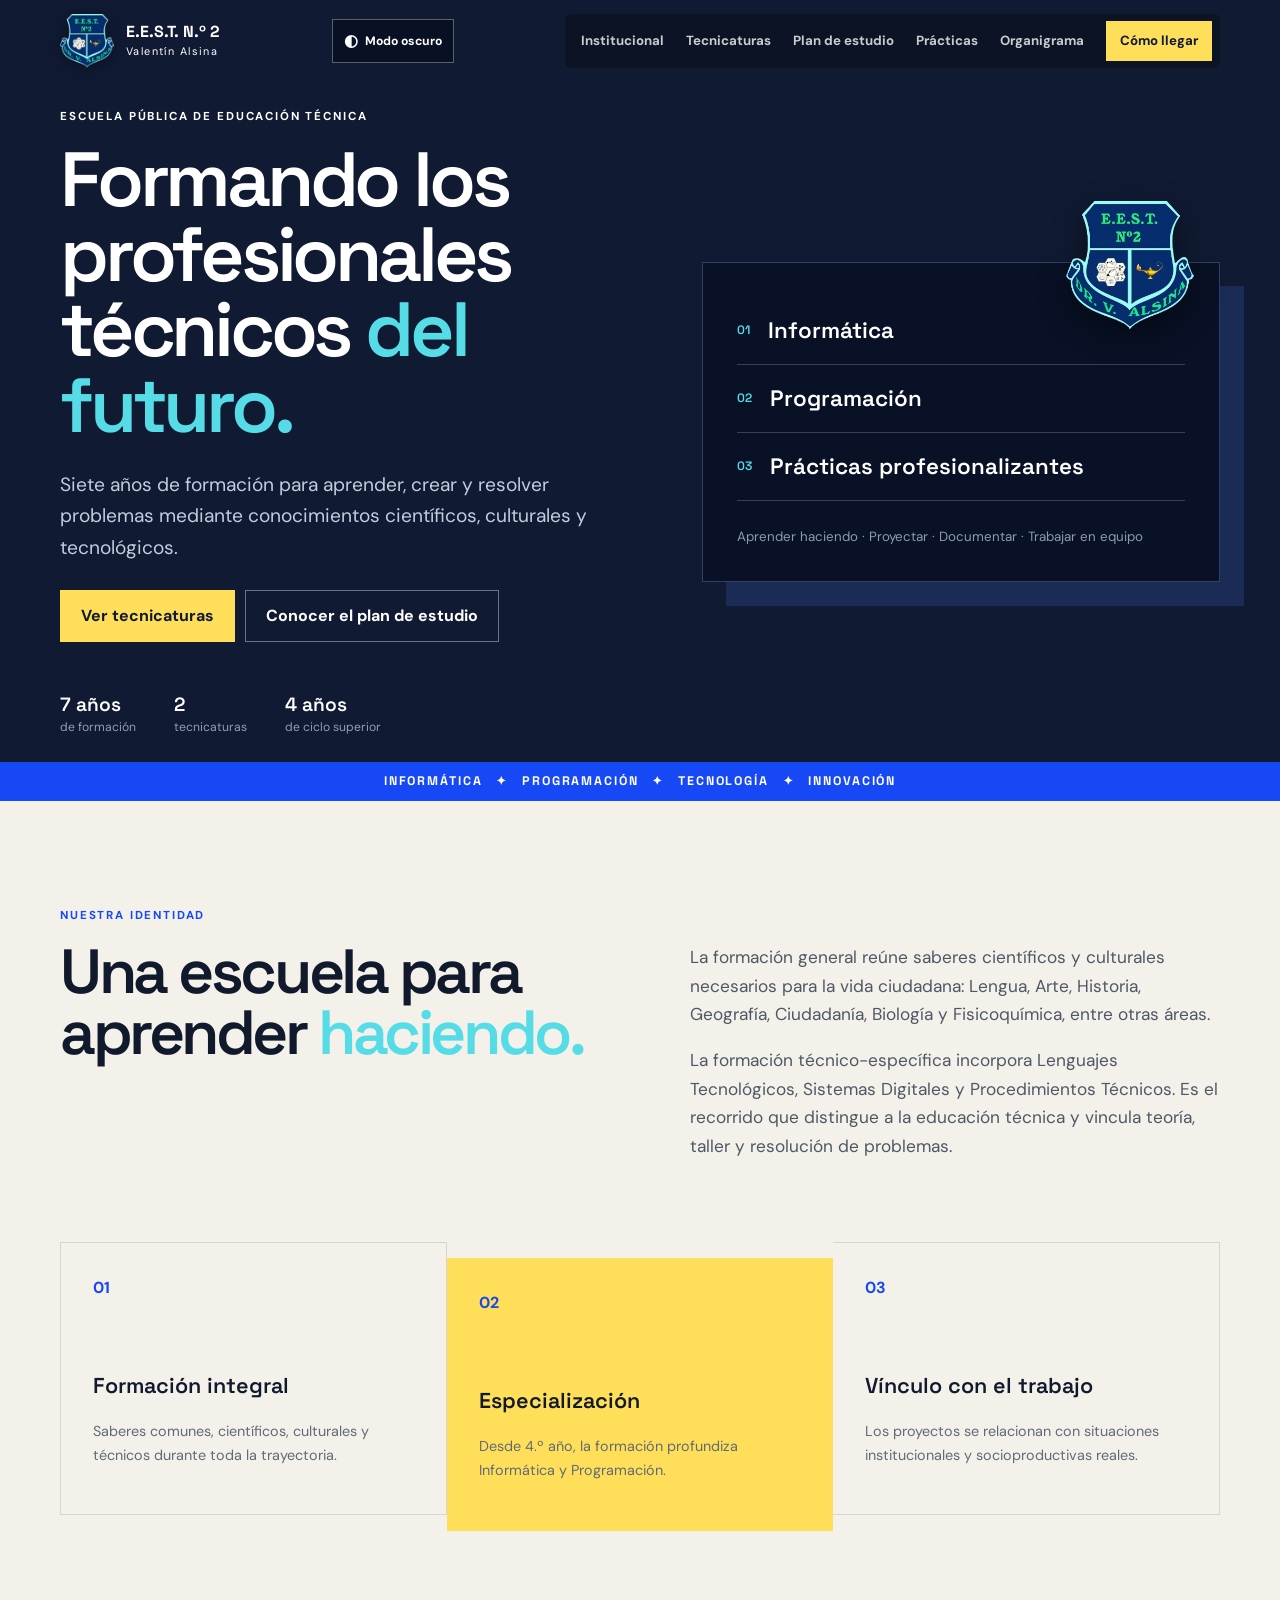
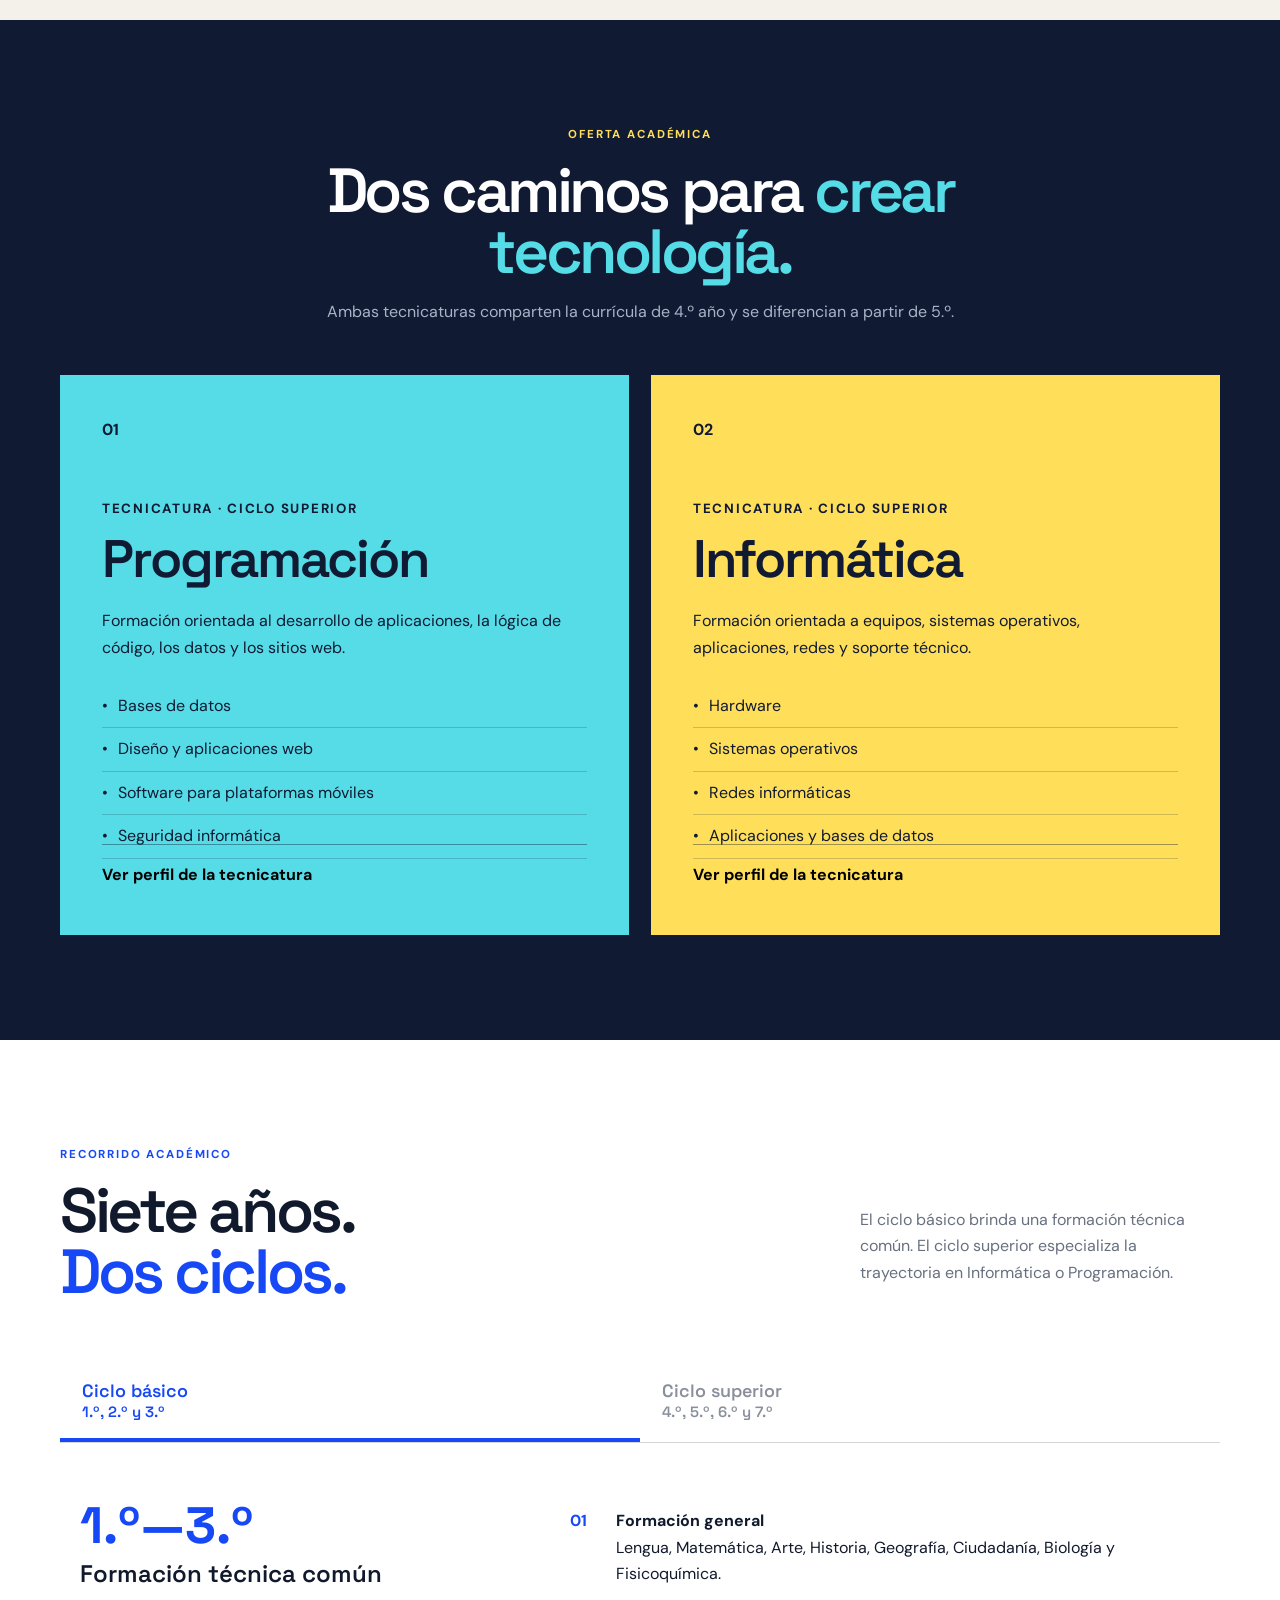
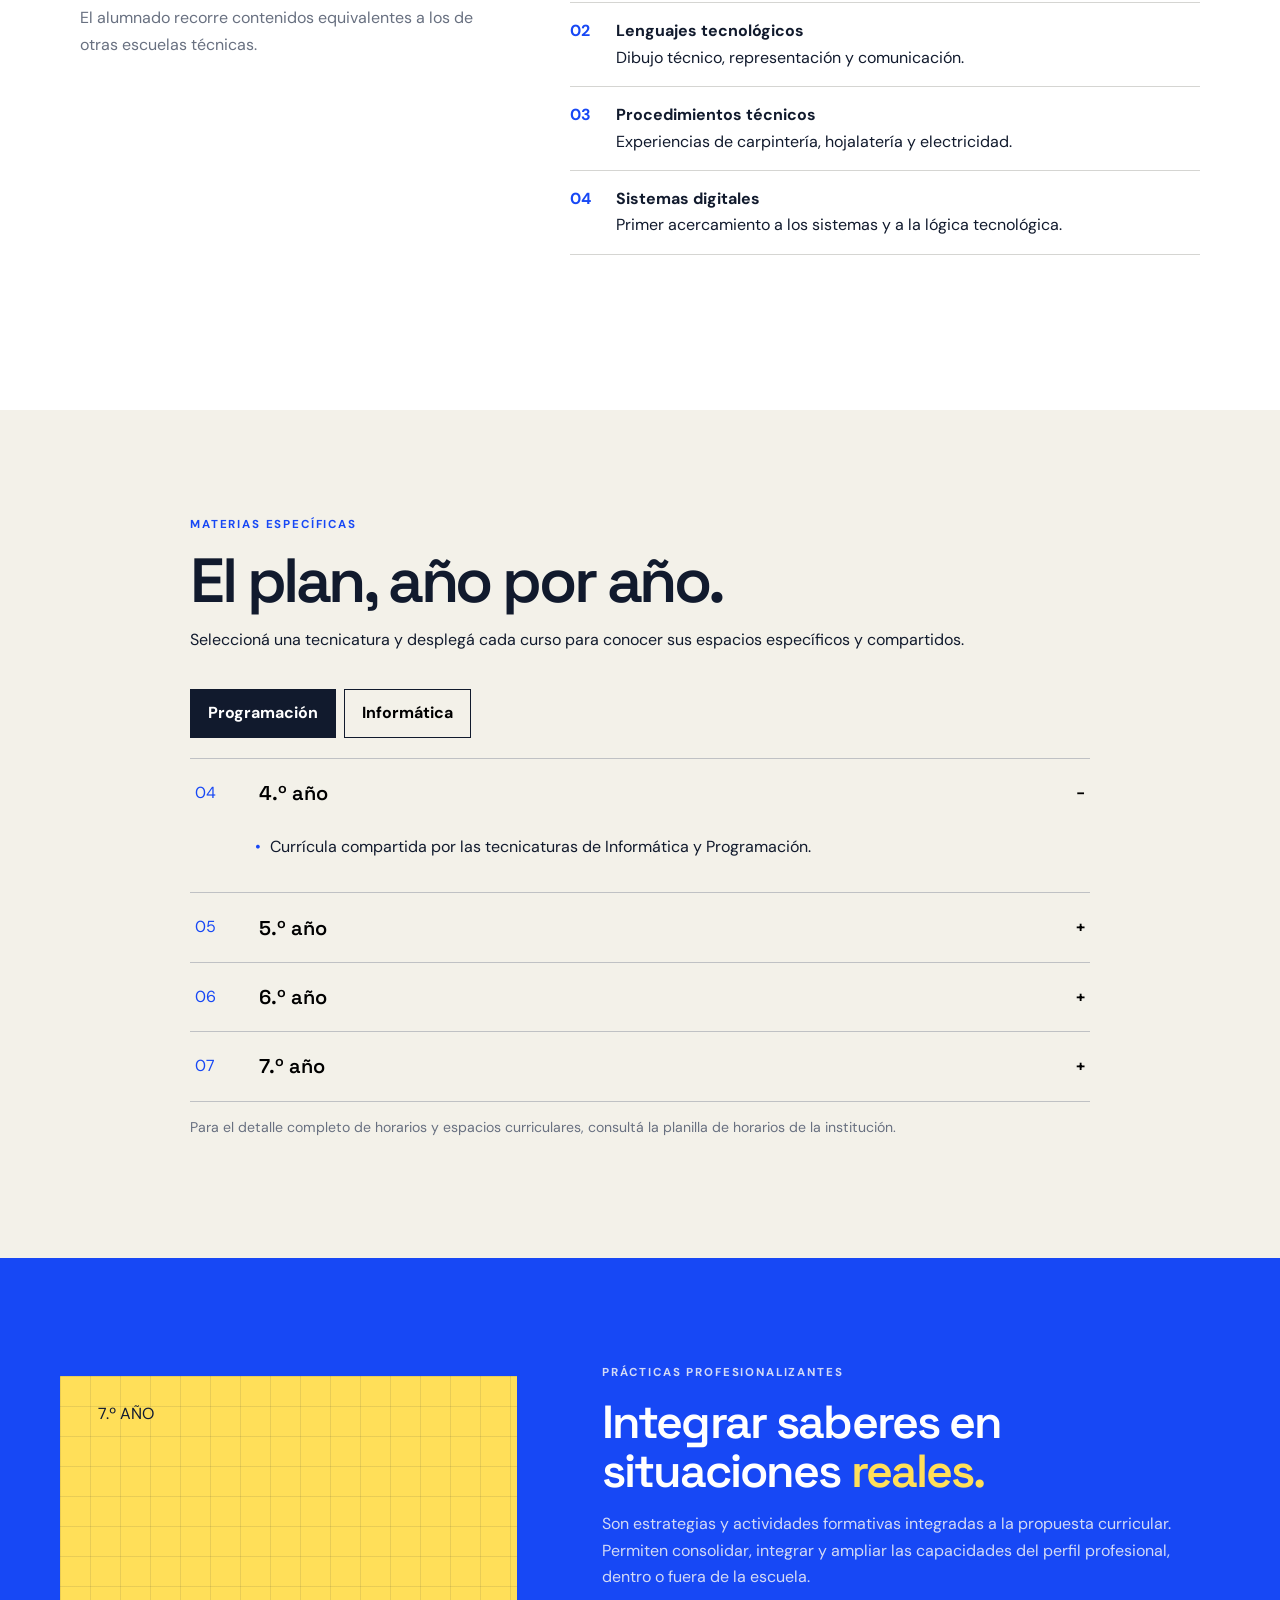
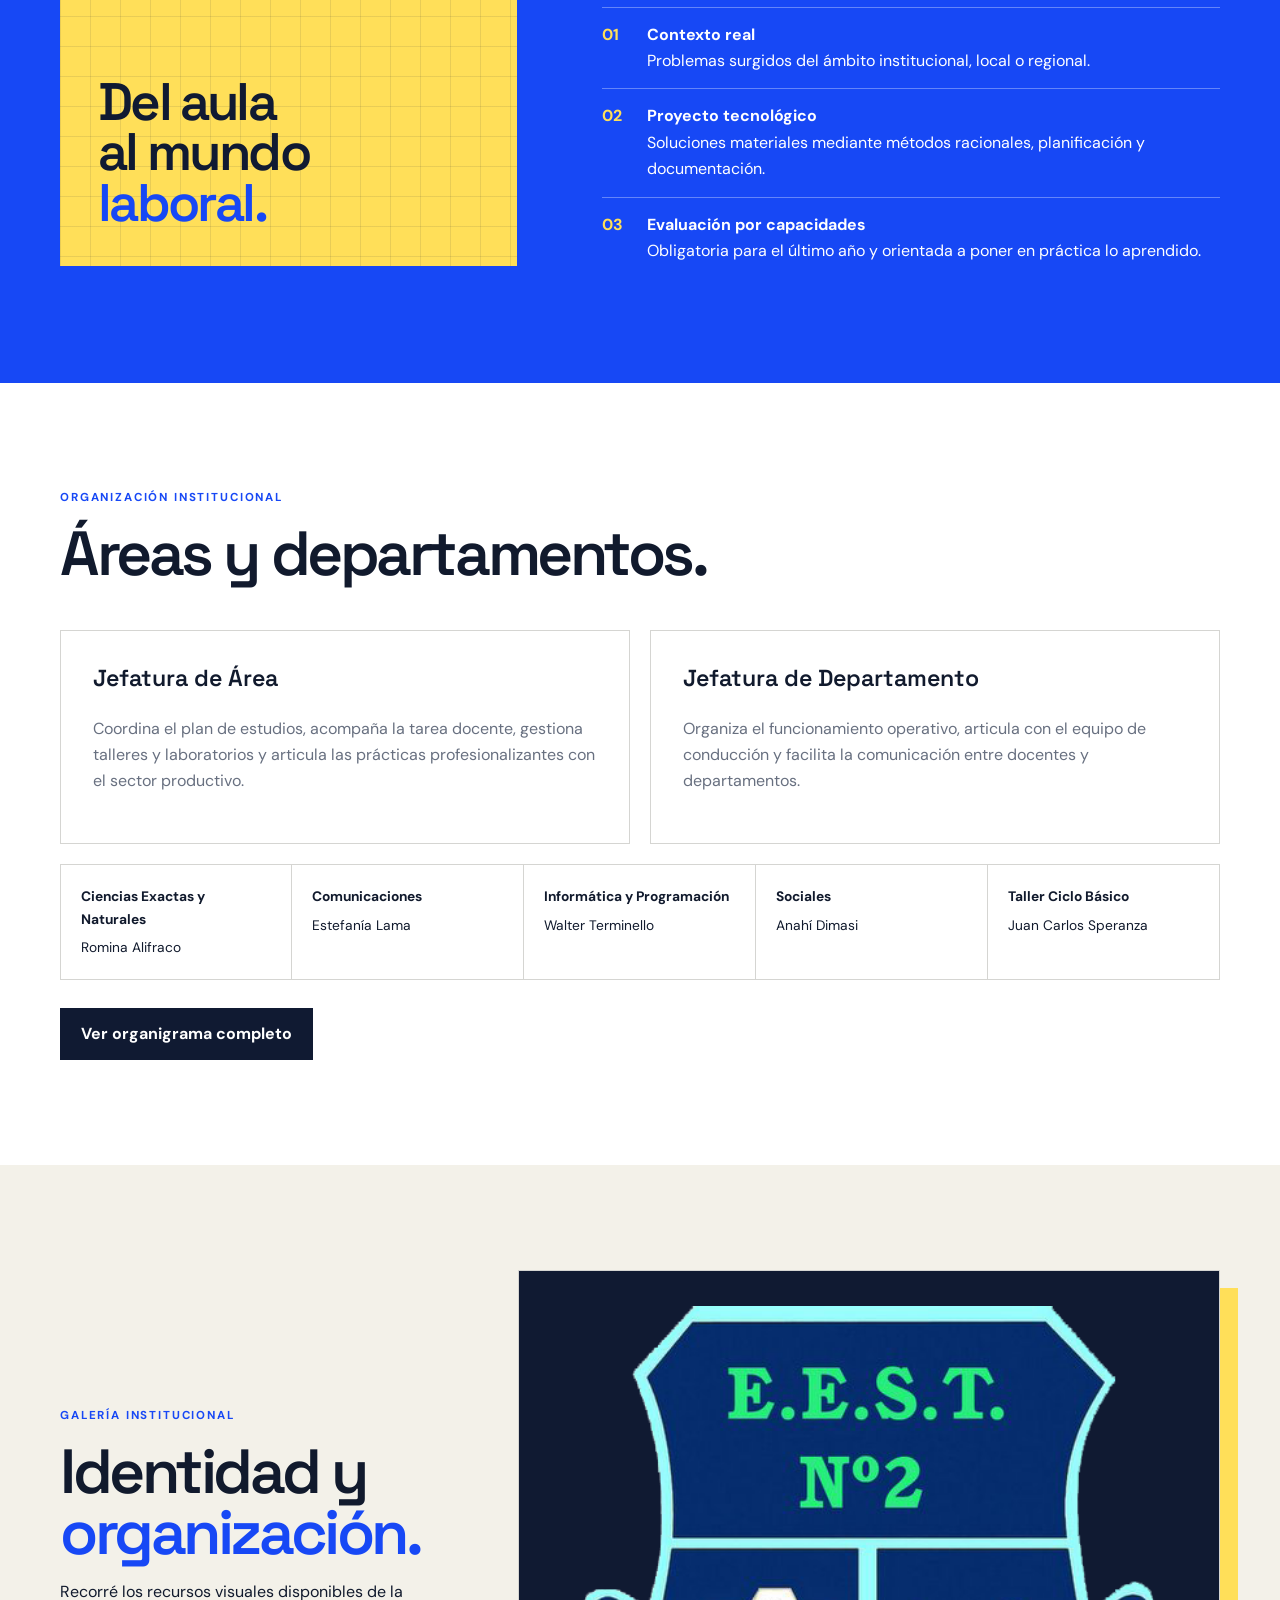
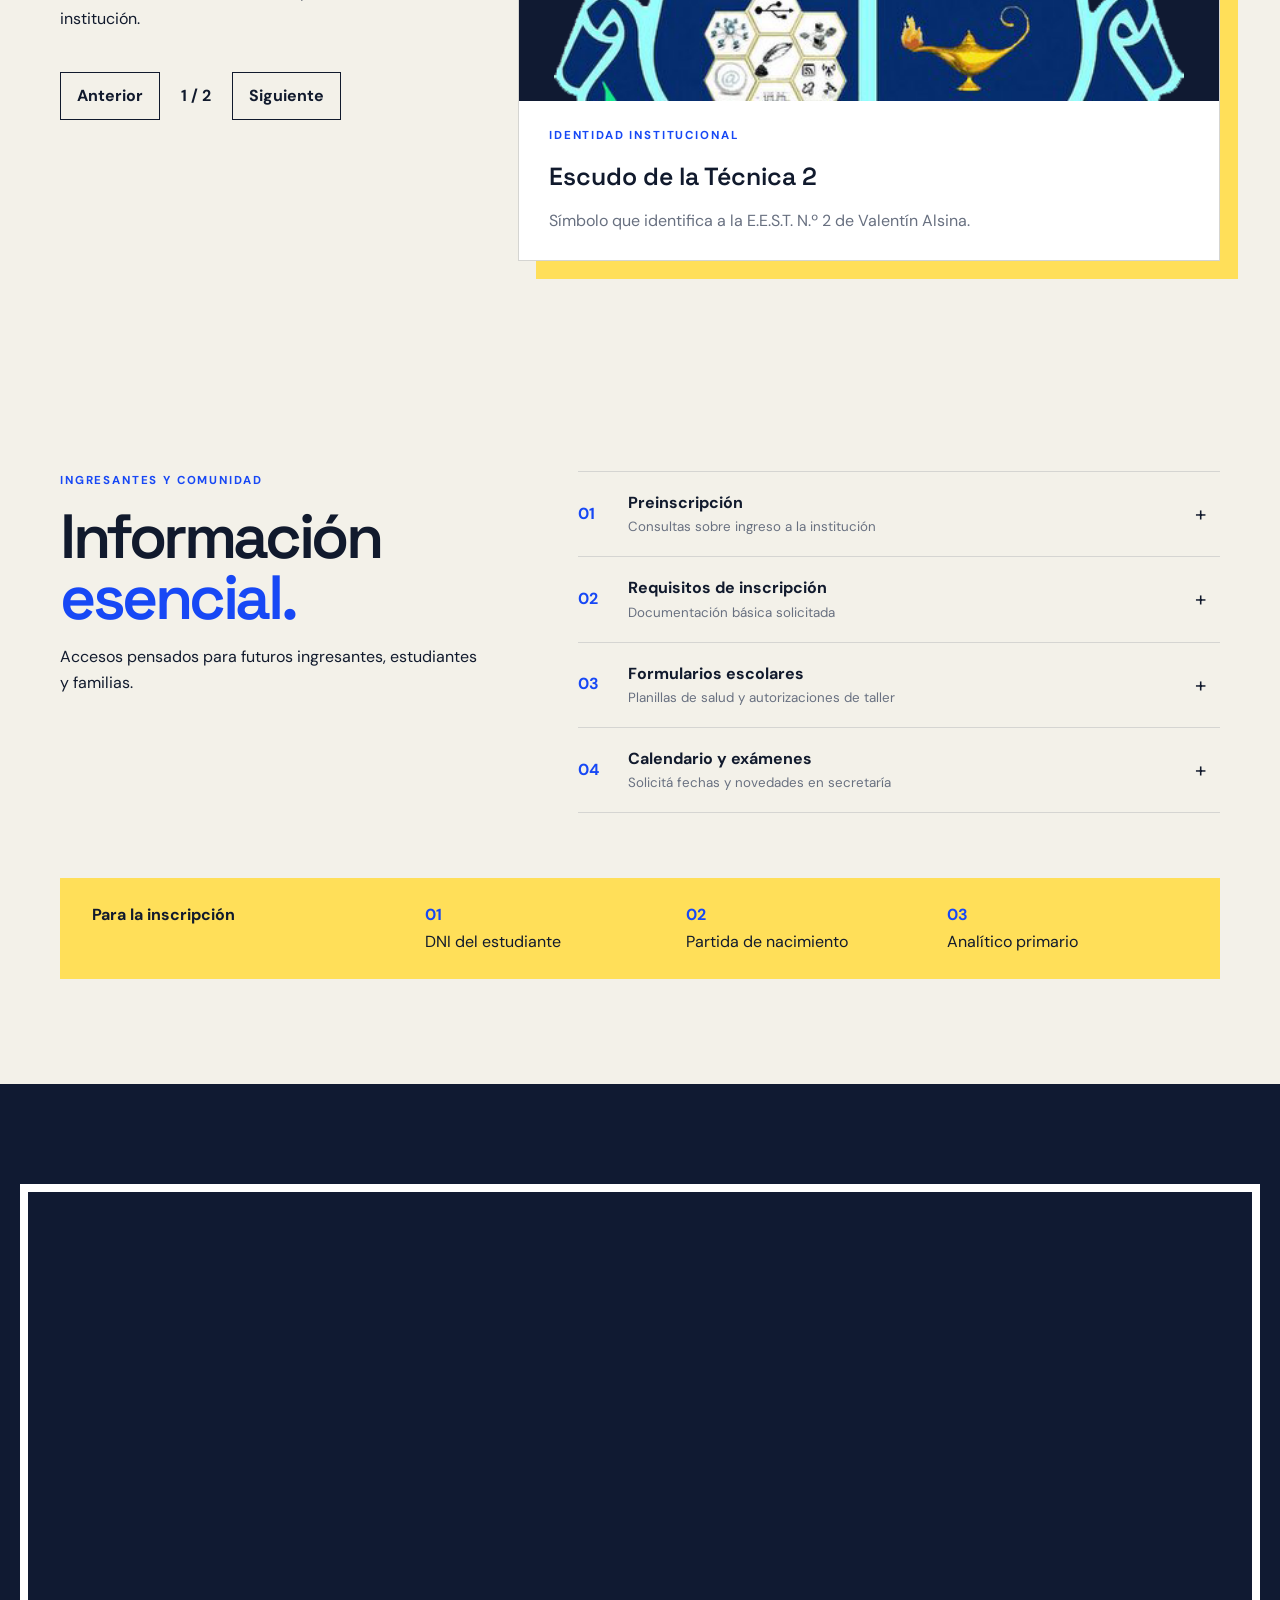
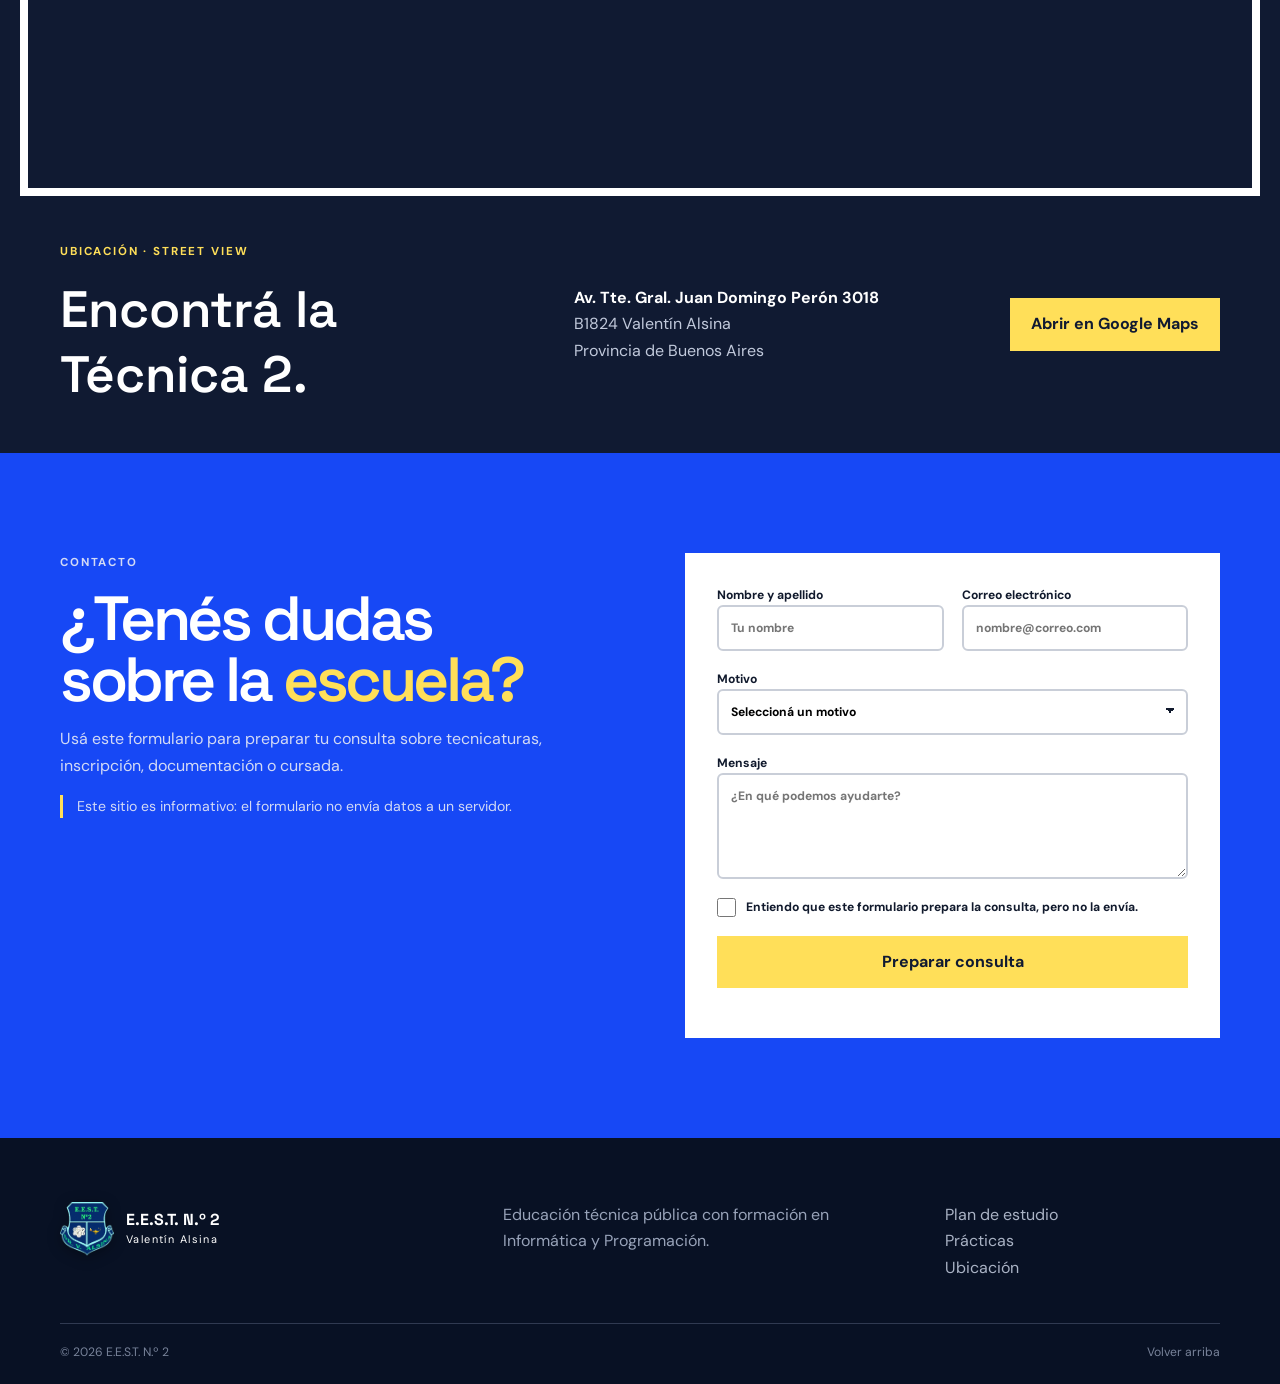
<file: index.html>
<!doctype html>
<html lang="es">
<head>
  <meta charset="utf-8">
  <meta name="viewport" content="width=device-width, initial-scale=1">
  <meta name="description" content="Sitio institucional de la E.E.S.T. N.º 2 de Valentín Alsina: tecnicaturas, plan de estudios, prácticas y contacto.">
  <title>E.E.S.T. N.º 2 | Valentín Alsina</title>
  <link rel="preconnect" href="https://fonts.googleapis.com">
  <link rel="preconnect" href="https://fonts.gstatic.com" crossorigin>
  <link href="https://fonts.googleapis.com/css2?family=DM+Sans:wght@400;500;600;700&family=Space+Grotesk:wght@500;600;700&display=swap" rel="stylesheet">
  <link rel="stylesheet" href="styles.css">
</head>
<body>
  <div class="reading-progress" aria-hidden="true"><span></span></div>
  <a class="skip" href="#contenido">Saltar al contenido</a>
  <header class="site-header">
    <nav class="nav wrap" aria-label="Navegación principal">
      <a class="brand" href="#inicio" aria-label="E.E.S.T. N.º 2, inicio"><img src="Escudo.png" alt="Escudo de la E.E.S.T. N.º 2"><span><strong>E.E.S.T. N.º 2</strong><small>Valentín Alsina</small></span></a>
      <div class="nav-tools"><button class="theme-toggle" id="theme-toggle" type="button" aria-label="Activar modo oscuro" aria-pressed="false"><span aria-hidden="true">◐</span><b>Modo oscuro</b></button><button class="menu" type="button" aria-label="Abrir menú" aria-expanded="false" aria-controls="nav-links">☰</button></div>
      <div class="links" id="nav-links"><a href="#institucional">Institucional</a><a href="#oferta">Tecnicaturas</a><a href="#plan">Plan de estudio</a><a href="#practicas">Prácticas</a><a href="organigrama.html">Organigrama</a><a class="top-cta" href="#ubicacion">Cómo llegar</a></div>
    </nav>
  </header>
  <main id="contenido">
    <section class="hero" id="inicio">
      <div class="wrap hero-grid">
        <div class="hero-copy reveal"><p class="eyebrow">Escuela pública de educación técnica</p><h1>Formando los profesionales técnicos <em>del futuro.</em></h1><p class="lead">Siete años de formación para aprender, crear y resolver problemas mediante conocimientos científicos, culturales y tecnológicos.</p><div class="actions"><a class="btn yellow" href="#oferta">Ver tecnicaturas</a><a class="btn outline" href="#plan">Conocer el plan de estudio</a></div><dl class="stats" aria-label="Datos principales"><div><dt>7 años</dt><dd>de formación</dd></div><div><dt>2</dt><dd>tecnicaturas</dd></div><div><dt>4 años</dt><dd>de ciclo superior</dd></div></dl></div>
        <div class="hero-panel reveal" aria-label="Áreas de formación"><img src="Escudo.png" alt="" aria-hidden="true"><p><span>01</span> Informática</p><p><span>02</span> Programación</p><p><span>03</span> Prácticas profesionalizantes</p><small>Aprender haciendo · Proyectar · Documentar · Trabajar en equipo</small></div>
      </div>
      <div class="ticker" aria-hidden="true">INFORMÁTICA　✦　PROGRAMACIÓN　✦　TECNOLOGÍA　✦　INNOVACIÓN</div>
    </section>
    <section class="section" id="institucional">
      <div class="wrap split-heading"><div class="heading reveal"><p class="eyebrow blue">Nuestra identidad</p><h2>Una escuela para aprender <em>haciendo.</em></h2></div><div class="body-copy reveal"><p>La formación general reúne saberes científicos y culturales necesarios para la vida ciudadana: Lengua, Arte, Historia, Geografía, Ciudadanía, Biología y Fisicoquímica, entre otras áreas.</p><p>La formación técnico-específica incorpora Lenguajes Tecnológicos, Sistemas Digitales y Procedimientos Técnicos. Es el recorrido que distingue a la educación técnica y vincula teoría, taller y resolución de problemas.</p></div></div>
      <div class="wrap values"><article class="reveal"><span>01</span><h3>Formación integral</h3><p>Saberes comunes, científicos, culturales y técnicos durante toda la trayectoria.</p></article><article class="featured reveal"><span>02</span><h3>Especialización</h3><p>Desde 4.º año, la formación profundiza Informática y Programación.</p></article><article class="reveal"><span>03</span><h3>Vínculo con el trabajo</h3><p>Los proyectos se relacionan con situaciones institucionales y socioproductivas reales.</p></article></div>
    </section>
    <section class="section dark" id="oferta">
      <div class="wrap"><div class="heading centered reveal"><p class="eyebrow yellow-text">Oferta académica</p><h2>Dos caminos para <em>crear tecnología.</em></h2><p>Ambas tecnicaturas comparten la currícula de 4.º año y se diferencian a partir de 5.º.</p></div>
        <div class="programs"><article class="program cyan reveal"><span>01</span><small>TECNICATURA · CICLO SUPERIOR</small><h3>Programación</h3><p>Formación orientada al desarrollo de aplicaciones, la lógica de código, los datos y los sitios web.</p><ul><li>Bases de datos</li><li>Diseño y aplicaciones web</li><li>Software para plataformas móviles</li><li>Seguridad informática</li></ul><button type="button" data-program="programacion">Ver perfil de la tecnicatura</button></article><article class="program gold reveal"><span>02</span><small>TECNICATURA · CICLO SUPERIOR</small><h3>Informática</h3><p>Formación orientada a equipos, sistemas operativos, aplicaciones, redes y soporte técnico.</p><ul><li>Hardware</li><li>Sistemas operativos</li><li>Redes informáticas</li><li>Aplicaciones y bases de datos</li></ul><button type="button" data-program="informatica">Ver perfil de la tecnicatura</button></article></div>
      </div>
    </section>
    <section class="section white" id="plan">
      <div class="wrap"><div class="study-head reveal"><div class="heading"><p class="eyebrow blue">Recorrido académico</p><h2>Siete años.<br><em>Dos ciclos.</em></h2></div><p>El ciclo básico brinda una formación técnica común. El ciclo superior especializa la trayectoria en Informática o Programación.</p></div>
        <div class="tabs" role="tablist" aria-label="Ciclos de estudio"><button class="active" type="button" role="tab" aria-selected="true" aria-controls="basico" data-cycle="basico">Ciclo básico <small>1.º, 2.º y 3.º</small></button><button type="button" role="tab" aria-selected="false" aria-controls="superior" data-cycle="superior">Ciclo superior <small>4.º, 5.º, 6.º y 7.º</small></button></div>
        <div class="cycle active" id="basico" role="tabpanel"><aside><b>1.º—3.º</b><h3>Formación técnica común</h3><p>El alumnado recorre contenidos equivalentes a los de otras escuelas técnicas.</p></aside><div class="subjects"><p><b>01</b><span><strong>Formación general</strong>Lengua, Matemática, Arte, Historia, Geografía, Ciudadanía, Biología y Fisicoquímica.</span></p><p><b>02</b><span><strong>Lenguajes tecnológicos</strong>Dibujo técnico, representación y comunicación.</span></p><p><b>03</b><span><strong>Procedimientos técnicos</strong>Experiencias de carpintería, hojalatería y electricidad.</span></p><p><b>04</b><span><strong>Sistemas digitales</strong>Primer acercamiento a los sistemas y a la lógica tecnológica.</span></p></div></div>
        <div class="cycle" id="superior" role="tabpanel" hidden><aside><b>4.º—7.º</b><h3>Formación especializada</h3><p>Los saberes generales se vuelven más específicos y la formación técnica se orienta a cada tecnicatura.</p></aside><div class="subjects"><p><b>04</b><span><strong>Base compartida</strong>Informática y Programación comparten su currícula de 4.º año.</span></p><p><b>05</b><span><strong>Primeras diferencias</strong>Cada orientación incorpora laboratorios y materias propias.</span></p><p><b>06</b><span><strong>Profundización</strong>Se desarrollan conocimientos más complejos y específicos.</span></p><p><b>07</b><span><strong>Integración profesional</strong>Proyectos, evaluación por capacidades y prácticas profesionalizantes.</span></p></div></div>
      </div>
    </section>
    <section class="section" id="materias"><div class="wrap narrow"><div class="heading reveal"><p class="eyebrow blue">Materias específicas</p><h2>El plan, año por año.</h2><p>Seleccioná una tecnicatura y desplegá cada curso para conocer sus espacios específicos y compartidos.</p></div><div class="orient" role="group" aria-label="Elegir tecnicatura"><button class="active" type="button" data-orient="programacion">Programación</button><button type="button" data-orient="informatica">Informática</button></div><div id="accordion"></div><p class="source-note">Para el detalle completo de horarios y espacios curriculares, consultá la planilla de horarios de la institución.</p></div></section>
    <section class="section practice" id="practicas"><div class="wrap practice-grid"><div class="practice-art reveal"><span>7.º AÑO</span><b>Del aula<br>al mundo<br><em>laboral.</em></b></div><div class="practice-copy reveal"><p class="eyebrow">Prácticas profesionalizantes</p><h2>Integrar saberes en situaciones <em>reales.</em></h2><p>Son estrategias y actividades formativas integradas a la propuesta curricular. Permiten consolidar, integrar y ampliar las capacidades del perfil profesional, dentro o fuera de la escuela.</p><div class="points"><p><b>01</b><span><strong>Contexto real</strong>Problemas surgidos del ámbito institucional, local o regional.</span></p><p><b>02</b><span><strong>Proyecto tecnológico</strong>Soluciones materiales mediante métodos racionales, planificación y documentación.</span></p><p><b>03</b><span><strong>Evaluación por capacidades</strong>Obligatoria para el último año y orientada a poner en práctica lo aprendido.</span></p></div></div></div></section>
    <section class="section white" id="organizacion"><div class="wrap"><div class="heading reveal"><p class="eyebrow blue">Organización institucional</p><h2>Áreas y departamentos.</h2></div><div class="roles"><article class="reveal"><h3>Jefatura de Área</h3><p>Coordina el plan de estudios, acompaña la tarea docente, gestiona talleres y laboratorios y articula las prácticas profesionalizantes con el sector productivo.</p></article><article class="reveal"><h3>Jefatura de Departamento</h3><p>Organiza el funcionamiento operativo, articula con el equipo de conducción y facilita la comunicación entre docentes y departamentos.</p></article></div><div class="departments reveal" aria-label="Departamentos de la escuela"><span><b>Ciencias Exactas y Naturales</b>Romina Alifraco</span><span><b>Comunicaciones</b>Estefanía Lama</span><span><b>Informática y Programación</b>Walter Terminello</span><span><b>Sociales</b>Anahí Dimasi</span><span><b>Taller Ciclo Básico</b>Juan Carlos Speranza</span></div><a class="btn dark-btn" href="organigrama.html">Ver organigrama completo</a></div></section>
    <section class="section gallery-section" id="galeria"><div class="wrap gallery-grid"><div class="heading reveal"><p class="eyebrow blue">Galería institucional</p><h2>Identidad y <em>organización.</em></h2><p>Recorré los recursos visuales disponibles de la institución.</p><div class="carousel-controls"><button id="carousel-previous" type="button">Anterior</button><p id="carousel-counter" aria-live="polite">1 / 2</p><button id="carousel-next" type="button">Siguiente</button></div></div><figure class="institutional-carousel reveal"><div class="carousel-image"><img id="carousel-image" src="Escudo.png" alt="Escudo oficial de la E.E.S.T. N.º 2"></div><figcaption><p class="eyebrow blue" id="carousel-label">Identidad institucional</p><h3 id="carousel-title">Escudo de la Técnica 2</h3><p id="carousel-description">Símbolo que identifica a la E.E.S.T. N.º 2 de Valentín Alsina.</p></figcaption></figure></div></section>
    <section class="section" id="tramites"><div class="wrap procedures"><div class="heading reveal"><p class="eyebrow blue">Ingresantes y comunidad</p><h2>Información <em>esencial.</em></h2><p>Accesos pensados para futuros ingresantes, estudiantes y familias.</p></div><div class="procedure-list reveal"><a href="#contacto"><b>01</b><span><strong>Preinscripción</strong><small>Consultas sobre ingreso a la institución</small></span><i>+</i></a><a href="#requisitos"><b>02</b><span><strong>Requisitos de inscripción</strong><small>Documentación básica solicitada</small></span><i>+</i></a><a href="#contacto"><b>03</b><span><strong>Formularios escolares</strong><small>Planillas de salud y autorizaciones de taller</small></span><i>+</i></a><a href="#contacto"><b>04</b><span><strong>Calendario y exámenes</strong><small>Solicitá fechas y novedades en secretaría</small></span><i>+</i></a></div></div><div class="wrap requirements" id="requisitos"><strong>Para la inscripción</strong><span><b>01</b>DNI del estudiante</span><span><b>02</b>Partida de nacimiento</span><span><b>03</b>Analítico primario</span></div></section>
    <section class="location" id="ubicacion">
      <div class="street-view reveal"><iframe src="https://maps.google.com/maps?q=-34.67165534832149,-58.41040276018805&amp;layer=c&amp;cbll=-34.67165534832149,-58.41040276018805&amp;cbp=11,0,0,0,0&amp;output=svembed" title="Street View de la E.E.S.T. N.º 2 en Valentín Alsina" loading="eager" referrerpolicy="no-referrer-when-downgrade" allowfullscreen></iframe></div>
      <div class="wrap location-copy reveal"><div><p class="eyebrow yellow-text">Ubicación · Street View</p><h2>Encontrá la Técnica 2.</h2></div><address><strong>Av. Tte. Gral. Juan Domingo Perón 3018</strong><br>B1824 Valentín Alsina<br>Provincia de Buenos Aires</address><a class="btn yellow" href="https://www.google.com/maps/search/?api=1&amp;query=-34.67165534832149,-58.41040276018805" target="_blank" rel="noopener noreferrer">Abrir en Google Maps</a></div>
    </section>
    <section class="contact" id="contacto"><div class="wrap contact-grid"><div class="heading reveal"><p class="eyebrow">Contacto</p><h2>¿Tenés dudas sobre la <em>escuela?</em></h2><p>Usá este formulario para preparar tu consulta sobre tecnicaturas, inscripción, documentación o cursada.</p><p class="form-warning">Este sitio es informativo: el formulario no envía datos a un servidor.</p></div><form class="reveal" id="form" novalidate><label for="nombre">Nombre y apellido<input id="nombre" name="nombre" required autocomplete="name" placeholder="Tu nombre"><small class="field-error">Ingresá tu nombre.</small></label><label for="correo">Correo electrónico<input id="correo" name="correo" required type="email" autocomplete="email" placeholder="nombre@correo.com"><small class="field-error">Ingresá un correo válido.</small></label><label for="motivo">Motivo<select id="motivo" name="motivo" required><option value="">Seleccioná un motivo</option><option>Inscripción</option><option>Consulta académica</option><option>Documentación</option><option>Otra consulta</option></select><small class="field-error">Seleccioná un motivo.</small></label><label for="mensaje">Mensaje<textarea id="mensaje" name="mensaje" required rows="4" placeholder="¿En qué podemos ayudarte?"></textarea><small class="field-error">Escribí tu consulta.</small></label><label class="consent" for="confirmacion"><input id="confirmacion" name="confirmacion" type="checkbox" required><span>Entiendo que este formulario prepara la consulta, pero no la envía.</span><small class="field-error">Confirmá que comprendés el funcionamiento.</small></label><button class="btn yellow" type="submit">Preparar consulta</button><p class="status" role="status"></p></form></div></section>
  </main>
  <footer><div class="wrap footer"><a class="brand" href="#inicio"><img src="Escudo.png" alt=""><span><strong>E.E.S.T. N.º 2</strong><small>Valentín Alsina</small></span></a><p>Educación técnica pública con formación en Informática y Programación.</p><nav aria-label="Navegación del pie"><a href="#plan">Plan de estudio</a><a href="#practicas">Prácticas</a><a href="#ubicacion">Ubicación</a></nav></div><div class="wrap copy"><span>© 2026 E.E.S.T. N.º 2</span><a href="#inicio">Volver arriba</a></div></footer>
  <dialog aria-labelledby="modal-title"><button class="close" type="button" aria-label="Cerrar">×</button><div id="modal"></div></dialog>
  <script src="script.js"></script>
</body>
</html>
</file>
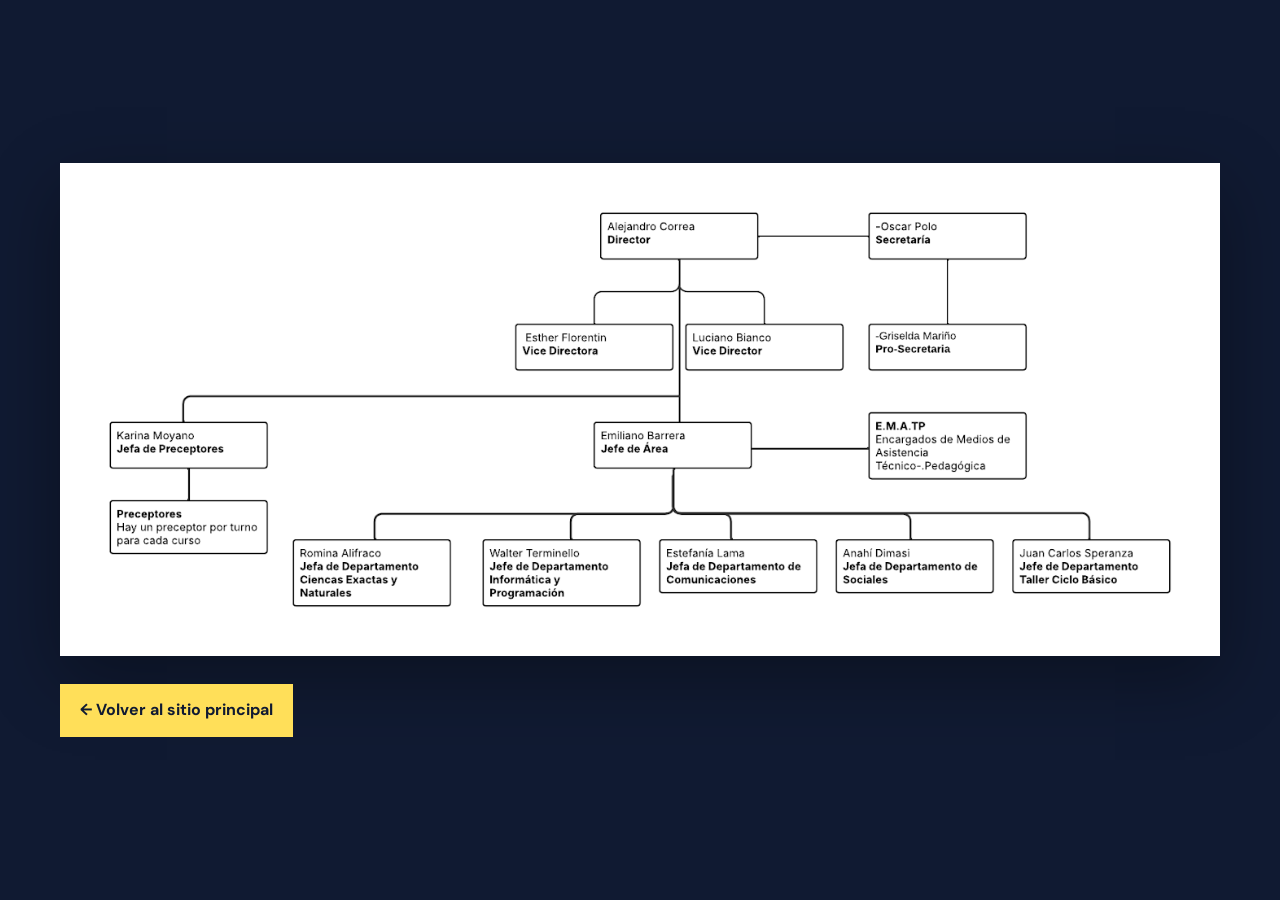
<file: organigrama.html>
<!doctype html>
<html lang="es">
<head>
  <meta charset="utf-8">
  <meta name="viewport" content="width=device-width,initial-scale=1">
  <meta name="description" content="Organigrama institucional de la E.E.S.T. N.º 2 de Valentín Alsina">
  <title>Organigrama | E.E.S.T. N.º 2</title>
  <link rel="preconnect" href="https://fonts.googleapis.com">
  <link rel="preconnect" href="https://fonts.gstatic.com" crossorigin>
  <link href="https://fonts.googleapis.com/css2?family=DM+Sans:wght@400;500;600;700&family=Space+Grotesk:wght@500;600;700&display=swap" rel="stylesheet">
  <link rel="stylesheet" href="styles.css">
</head>
<body class="organigrama-page">
  <main class="organigrama-shell">
    <div class="organigrama-box" id="organigrama-contenedor"><img src="Organigrama (1).png" alt="Organigrama institucional de la E.E.S.T. N.º 2 con equipo directivo, secretaría, preceptoría, jefatura de área y departamentos"></div>
    <a class="organigrama-back" href="index.html">← Volver al sitio principal</a>
  </main>
</body>
</html>
</file>
<file: styles.css>
:root{--ink:#111a2d;--navy:#101a32;--blue:#1748f5;--cyan:#55dce7;--yellow:#ffdf59;--paper:#f3f1e9;--white:#fff;--line:#d5d5d2;--muted:#687080}*{box-sizing:border-box}html{scroll-behavior:smooth}body{margin:0;background:var(--paper);color:var(--ink);font:16px/1.65 'DM Sans',sans-serif}a{color:inherit;text-decoration:none}button,input,select,textarea{font:inherit}.wrap{width:min(1160px,calc(100% - 40px));margin-inline:auto}.narrow{max-width:900px}.skip{position:fixed;top:-60px;left:12px;z-index:100;background:#fff;padding:10px 14px}.skip:focus{top:10px}.site-header{position:fixed;inset:0 0 auto;z-index:30;color:#fff;transition:.25s}.site-header.scrolled{background:#101a32f2;box-shadow:0 10px 30px #0003;backdrop-filter:blur(10px)}.nav{height:82px;display:flex;align-items:center;justify-content:space-between}.brand{display:flex;align-items:center;gap:12px;line-height:1.05}.brand img{width:54px;height:54px;object-fit:contain;filter:drop-shadow(0 3px 7px #0005)}.brand strong{font-family:'Space Grotesk',sans-serif}.brand small{display:block;margin-top:5px;font-size:.68rem;letter-spacing:.13em}.links{display:flex;align-items:center;gap:22px;padding:7px 8px 7px 16px;border-radius:6px;background:#0004;font-size:.83rem;font-weight:700}.links>a:not(.top-cta){opacity:.78}.links>a:hover,.links>a:focus-visible{opacity:1}.top-cta{background:var(--yellow);color:var(--navy);padding:9px 14px}.menu{display:none;border:0;background:transparent;color:#fff;font-size:1.7rem}.hero{overflow:hidden;padding-top:82px;background:var(--navy);color:#fff}.hero-grid{min-height:680px;display:grid;grid-template-columns:1.05fr .95fr;gap:70px;align-items:center}.eyebrow{margin:0 0 16px;font-size:.72rem;font-weight:700;letter-spacing:.16em;text-transform:uppercase}.eyebrow.blue{color:var(--blue)}.yellow-text{color:var(--yellow)}h1,.heading h2{margin:0;font:600 clamp(2.7rem,6vw,4.8rem)/.98 'Space Grotesk',sans-serif;letter-spacing:-.055em}.heading h2{font-size:clamp(2.5rem,5vw,3.9rem)}h1 em,.heading h2 em{color:var(--cyan);font-style:normal}.lead{max-width:620px;margin:26px 0;color:#c4ccdc;font-size:1.2rem}.actions{display:flex;gap:10px}.btn{display:inline-flex;justify-content:center;align-items:center;min-height:48px;padding:12px 20px;border:1px solid transparent;font-weight:700;cursor:pointer}.yellow{background:var(--yellow);color:var(--navy)}.outline{border-color:#68738b;color:#fff}.stats{display:flex;gap:38px;margin:50px 0 0}.stats div{display:flex;flex-direction:column}.stats dt{font:600 1.2rem 'Space Grotesk',sans-serif}.stats dd{margin:0;color:#929db4;font-size:.76rem}.hero-panel{position:relative;padding:34px;background:#081126;border:1px solid #34415e;box-shadow:24px 24px 0 #1a2b55}.hero-panel img{position:absolute;right:24px;top:-62px;width:130px;height:130px;object-fit:contain;filter:drop-shadow(0 12px 16px #0007)}.hero-panel p{display:flex;align-items:center;gap:18px;margin:0;padding:19px 0;border-bottom:1px solid #34415e;font:600 1.4rem 'Space Grotesk',sans-serif}.hero-panel p span{color:var(--cyan);font-size:.76rem}.hero-panel small{display:block;margin-top:25px;color:#8e9ab3}.ticker{padding:11px;background:var(--blue);text-align:center;font:700 .78rem 'Space Grotesk',sans-serif;letter-spacing:.15em;word-spacing:16px}.section{padding:105px 0}.split-heading{display:grid;grid-template-columns:1fr 1fr;gap:100px}.body-copy{padding-top:20px;color:#4f5867;font-size:1.08rem}.values{display:grid;grid-template-columns:repeat(3,1fr);margin-top:65px}.values article{min-height:270px;padding:32px;border:1px solid var(--line)}.values article+article{border-left:0}.values article.featured{border:0;background:var(--yellow);transform:translateY(16px)}.values span{color:var(--blue);font-weight:700}.values h3{margin-top:70px;font:600 1.35rem 'Space Grotesk',sans-serif}.values p{color:#626a78;font-size:.9rem}.dark{background:var(--navy);color:#fff}.centered{max-width:760px;margin:0 auto 50px;text-align:center}.centered>p:last-child{color:#a9b3c6}.programs{display:grid;grid-template-columns:1fr 1fr;gap:22px}.program{position:relative;min-height:560px;padding:42px;color:var(--navy)}.cyan{background:var(--cyan)}.gold{background:var(--yellow)}.program>span{font-weight:700}.program small{display:block;margin-top:55px;font-weight:700;letter-spacing:.13em}.program h3{margin:5px 0;font:600 clamp(2.4rem,5vw,3.3rem) 'Space Grotesk',sans-serif;letter-spacing:-.04em}.program ul{list-style:none;padding:8px 0}.program li{padding:8px 0;border-bottom:1px solid #111a2d33}.program li::before{content:'•';margin-right:10px}.program button{position:absolute;right:42px;bottom:30px;left:42px;padding:17px 0;border:0;border-top:1px solid #111a2d66;background:none;text-align:left;font-weight:700;cursor:pointer}.white{background:#fff}.study-head{display:grid;grid-template-columns:1fr 360px;gap:60px;align-items:end}.study-head>p{color:var(--muted)}.study-head em,.procedures em{color:var(--blue)!important}.tabs{display:flex;margin-top:60px;border-bottom:1px solid var(--line)}.tabs button{flex:1;padding:17px 22px;border:0;border-bottom:4px solid transparent;background:none;color:#8a909b;text-align:left;font:600 1.12rem 'Space Grotesk',sans-serif;cursor:pointer}.tabs small{display:block}.tabs .active{border-color:var(--blue);color:var(--blue)}.cycle{display:none;grid-template-columns:.8fr 1.2fr;gap:70px;padding:50px 20px}.cycle.active{display:grid}.cycle aside>b{color:var(--blue);font:700 3.2rem 'Space Grotesk',sans-serif}.cycle h3{margin:0;font:600 1.5rem 'Space Grotesk',sans-serif}.cycle aside p{color:var(--muted)}.subjects p{display:grid;grid-template-columns:46px 1fr;margin:0;padding:15px 0;border-bottom:1px solid var(--line)}.subjects p>b{color:var(--blue)}.subjects strong{display:block}.orient{display:flex;gap:8px;margin:36px 0 20px}.orient button{padding:10px 17px;border:1px solid var(--ink);background:none;font-weight:700;cursor:pointer}.orient .active{background:var(--ink);color:#fff}.acc{border-top:1px solid #bfc1c4}.acc:last-child{border-bottom:1px solid #bfc1c4}.acc>button{display:flex;width:100%;align-items:center;padding:21px 5px;border:0;background:none;text-align:left;cursor:pointer}.acc>button span{width:64px;color:var(--blue)}.acc>button strong{flex:1;font:600 1.25rem 'Space Grotesk',sans-serif}.acc-content{display:grid;grid-template-rows:0fr;transition:.3s}.acc-content>ul{overflow:hidden;margin:0;list-style:none;padding:0 65px}.acc.open .acc-content{grid-template-rows:1fr}.acc.open .acc-content>ul{padding-bottom:25px}.acc-content li{margin:7px 0}.acc-content li::before{content:'•';margin-right:9px;color:var(--blue)}.source-note{color:var(--muted);font-size:.88rem}.practice{background:var(--blue);color:#fff}.practice-grid{display:grid;grid-template-columns:.85fr 1.15fr;gap:85px;align-items:center}.practice-art{position:relative;display:flex;height:490px;align-items:end;padding:38px;background-color:var(--yellow);background-image:linear-gradient(#111a2d18 1px,transparent 1px),linear-gradient(90deg,#111a2d18 1px,transparent 1px);background-size:30px 30px;color:var(--navy)}.practice-art>span{position:absolute;top:25px}.practice-art>b{font:600 3.3rem/.95 'Space Grotesk',sans-serif;letter-spacing:-.05em}.practice-art em{color:var(--blue);font-style:normal}.practice-copy h2{margin:0;font:600 2.9rem/1.05 'Space Grotesk',sans-serif;letter-spacing:-.04em}.practice-copy h2 em{color:var(--yellow);font-style:normal}.practice-copy>p{color:#d3daf5}.points p{display:grid;grid-template-columns:45px 1fr;margin:0;padding:14px 0;border-top:1px solid #ffffff55}.points p>b{color:var(--yellow)}.points strong{display:block}.roles{display:grid;grid-template-columns:1fr 1fr;gap:20px;margin:45px 0 20px}.roles article{padding:32px;border:1px solid var(--line)}.roles h3{margin-top:0;font:600 1.45rem 'Space Grotesk',sans-serif}.roles p{color:var(--muted)}.departments{display:grid;grid-template-columns:repeat(5,1fr);margin-bottom:28px}.departments span{padding:20px;border:1px solid var(--line);font-size:.86rem}.departments span+span{border-left:0}.departments b{display:block;margin-bottom:6px}.dark-btn{background:var(--navy);color:#fff}.procedures{display:grid;grid-template-columns:.8fr 1.2fr;gap:90px}.procedure-list a{display:grid;grid-template-columns:50px 1fr 25px;align-items:center;padding:18px 0;border-top:1px solid var(--line)}.procedure-list a:last-child{border-bottom:1px solid var(--line)}.procedure-list a>b{color:var(--blue)}.procedure-list strong,.procedure-list small{display:block}.procedure-list small{color:var(--muted)}.procedure-list i{font-style:normal;font-size:1.3rem}.requirements{display:grid;grid-template-columns:1.3fr repeat(3,1fr);gap:20px;margin-top:65px;padding:24px 32px;background:var(--yellow)}.requirements span b{display:block;color:var(--blue)}.location{padding-top:100px;background:var(--navy);color:#fff}.street-view{width:min(1400px,calc(100% - 40px));height:min(68vh,650px);margin:auto;border:8px solid #fff}.street-view iframe{display:block;width:100%;height:100%;border:0}.location-copy{display:grid;grid-template-columns:1.2fr 1fr auto;gap:45px;align-items:center;padding:46px 0}.location-copy h2{margin:0;font:600 clamp(2.2rem,4vw,3.5rem) 'Space Grotesk',sans-serif}.location-copy address{font-style:normal;color:#c1c9db}.location-copy address strong{color:#fff}.location-copy .btn{white-space:nowrap}.contact{padding:100px 0;background:var(--blue);color:#fff}.contact-grid{display:grid;grid-template-columns:1fr 1fr;gap:90px}.contact .heading h2 em{color:var(--yellow)}.contact .heading>p{color:#d3daf5}.form-warning{padding-left:14px;border-left:3px solid var(--yellow);font-size:.88rem}.contact form{display:grid;grid-template-columns:1fr 1fr;gap:18px;padding:32px;background:#fff;color:var(--ink)}.contact label{font-size:.76rem;font-weight:700}.contact input,.contact select,.contact textarea{display:block;width:100%;padding:10px 1px;border:0;border-bottom:1px solid #aeb4bf;background:#fff;outline:none}.contact label:nth-child(3),.contact label:nth-child(4),.contact .btn,.status{grid-column:1/-1}.status{margin:0;color:#267842;font-size:.8rem;font-weight:600}footer{padding:64px 0 22px;background:#081124;color:#fff}.footer{display:grid;grid-template-columns:1fr 1fr .7fr;gap:50px;align-items:start}.footer p{margin:0;color:#98a3b9}.footer nav{display:flex;flex-direction:column;color:#aab3c5}.copy{display:flex;justify-content:space-between;margin-top:42px;padding-top:18px;border-top:1px solid #303a51;color:#78839a;font-size:.76rem}dialog{width:min(650px,calc(100% - 28px));padding:42px;border:0;background:var(--paper);box-shadow:0 30px 80px #0008}dialog::backdrop{background:#071022dc}.close{position:absolute;top:8px;right:15px;border:0;background:none;font-size:2rem;cursor:pointer}.modal-grid{display:grid;grid-template-columns:1fr 1fr;gap:15px}.modal-grid span{padding:18px;background:#fff}.modal-grid b{display:block;color:var(--blue)}.reveal{opacity:0;transform:translateY(20px);transition:.65s}.reveal.visible{opacity:1;transform:none}.organigrama-page{min-height:100vh;display:grid;place-items:center;margin:0;padding:40px 20px;background:var(--navy);color:#fff}.organigrama-shell{width:min(1160px,100%);display:flex;flex-direction:column;gap:28px;align-items:center}.organigrama-box{width:100%;padding:24px;background:#fff;box-shadow:0 24px 70px #0005}.organigrama-box img{display:block;width:100%;height:auto}.organigrama-back{align-self:flex-start;padding:13px 20px;background:var(--yellow);color:var(--navy);font-weight:700}
@media(max-width:900px){.menu{display:block}.links{position:fixed;inset:82px 0 0;flex-direction:column;align-items:flex-start;padding:40px;background:#081124f7;border-radius:0;transform:translateX(100%);transition:.3s;font-size:1.12rem}.links.open{transform:none}.hero-grid,.split-heading,.practice-grid,.procedures,.contact-grid{grid-template-columns:1fr}.hero-grid{padding:90px 0 70px}.hero-panel{margin-top:25px}.values{grid-template-columns:1fr}.values article+article{border-top:0;border-left:1px solid var(--line)}.values article.featured{transform:none}.study-head{grid-template-columns:1fr}.departments{grid-template-columns:1fr 1fr}.departments span+span{border-left:1px solid var(--line)}.location-copy{grid-template-columns:1fr 1fr}.location-copy .btn{grid-column:1/-1;justify-self:start}.requirements{grid-template-columns:1fr 1fr}.footer{grid-template-columns:1fr 1fr}}
@media(max-width:640px){.wrap{width:calc(100% - 28px)}.section{padding:74px 0}.hero-grid{min-height:auto;gap:45px}.hero h1{font-size:3rem}.stats{gap:18px}.actions{flex-direction:column}.hero-panel{padding:25px;box-shadow:12px 12px 0 #1a2b55}.hero-panel img{width:95px;height:95px;top:-45px}.programs,.roles{grid-template-columns:1fr}.program{min-height:560px;padding:30px}.program button{right:30px;left:30px}.cycle.active{grid-template-columns:1fr;gap:25px;padding:35px 5px}.tabs button{padding:14px 8px;font-size:1rem}.practice-art{height:400px}.practice-copy h2{font-size:2.4rem}.departments,.requirements,.location-copy,.contact form,.footer{grid-template-columns:1fr}.location-copy .btn{grid-column:auto}.street-view{width:calc(100% - 28px);height:430px;border-width:5px}.contact form{padding:23px}.contact form>*{grid-column:1!important}.modal-grid{grid-template-columns:1fr}.organigrama-page{padding:18px 10px}.organigrama-box{padding:8px;overflow:auto}.organigrama-box img{width:1000px;max-width:none}.footer{gap:28px}}
@media(prefers-reduced-motion:reduce){html{scroll-behavior:auto}.reveal{opacity:1;transform:none;transition:none}}
.reading-progress{position:fixed;inset:0 0 auto;z-index:80;height:4px;background:transparent}.reading-progress span{display:block;width:0;height:100%;background:var(--yellow);transition:width .08s linear}.nav-tools{display:flex;align-items:center;gap:8px}.theme-toggle{display:flex;align-items:center;gap:7px;padding:8px 11px;border:1px solid #ffffff55;background:#081124;color:#fff;font-size:.76rem;font-weight:700;cursor:pointer;transition:background-color .2s,color .2s,border-color .2s}.theme-toggle:hover,.theme-toggle:focus-visible{border-color:var(--yellow);color:var(--yellow)}.theme-toggle span{font-size:1rem}.gallery-section{background:var(--paper)}.gallery-grid{display:grid;grid-template-columns:.7fr 1.3fr;gap:80px;align-items:center}.gallery-section .heading em{color:var(--blue)}.carousel-controls{display:flex;align-items:center;gap:12px;margin-top:35px}.carousel-controls button{padding:10px 16px;border:1px solid var(--ink);background:transparent;color:var(--ink);font-weight:700;cursor:pointer;transition:background-color .2s,color .2s,transform .2s}.carousel-controls button:hover,.carousel-controls button:focus-visible{background:var(--ink);color:#fff;transform:translateY(-2px)}.carousel-controls p{min-width:48px;text-align:center;font-weight:700}.institutional-carousel{margin:0;background:#fff;border:1px solid var(--line);box-shadow:18px 18px 0 var(--yellow)}.carousel-image{height:430px;display:grid;place-items:center;overflow:hidden;background:var(--navy)}.carousel-image img{width:100%;height:100%;padding:35px;object-fit:contain;transition:opacity .22s ease,transform .35s ease}.carousel-image img.changing{opacity:0;transform:scale(.98)}.institutional-carousel figcaption{padding:25px 30px}.institutional-carousel figcaption h3{margin:0;font:600 1.55rem 'Space Grotesk',sans-serif}.institutional-carousel figcaption>p:last-child{margin-bottom:0;color:var(--muted)}.roles article,.departments span,.values article{transition:transform .3s ease,box-shadow .3s ease}.roles article:hover,.departments span:hover,.values article:not(.featured):hover{transform:translateY(-5px);box-shadow:0 14px 28px #111a2d17}.contact input,.contact select,.contact textarea{padding:11px 12px;border:2px solid #c9ced8;border-radius:6px;appearance:none;transition:border-color .2s ease,box-shadow .2s ease}.contact select{background-image:linear-gradient(45deg,transparent 50%,var(--ink) 50%),linear-gradient(135deg,var(--ink) 50%,transparent 50%);background-position:calc(100% - 16px) calc(50% - 2px),calc(100% - 11px) calc(50% - 2px);background-size:5px 5px,5px 5px;background-repeat:no-repeat}.contact input:focus,.contact select:focus,.contact textarea:focus{border-color:var(--blue);box-shadow:0 0 0 3px #1748f522;outline:none}.contact .invalid input,.contact .invalid select,.contact .invalid textarea{border-color:#c83232}.field-error{display:none;margin-top:5px;color:#b42323;font-size:.75rem}.contact .invalid>.field-error{display:block}.contact .consent{grid-column:1/-1;display:grid;grid-template-columns:auto 1fr;align-items:center;gap:10px}.contact .consent input{width:19px;height:19px;margin:0;padding:0;accent-color:var(--blue);appearance:auto}.contact .consent .field-error{grid-column:1/-1}.status.error{color:#b42323}
body[data-theme="dark"]{--ink:#eef3ff;--paper:#0b1429;--white:#111e36;--line:#33415d;--muted:#a8b3ca;background:#0b1429;color:#eef3ff}body[data-theme="dark"] .section:not(.dark):not(.practice),body[data-theme="dark"] .gallery-section{background:#0b1429}body[data-theme="dark"] .white{background:#111e36}body[data-theme="dark"] .body-copy,body[data-theme="dark"] .values p,body[data-theme="dark"] .roles p,body[data-theme="dark"] .procedure-list small,body[data-theme="dark"] .source-note{color:#a8b3ca}body[data-theme="dark"] .values article,body[data-theme="dark"] .roles article,body[data-theme="dark"] .departments span,body[data-theme="dark"] .institutional-carousel{border-color:#33415d}body[data-theme="dark"] .institutional-carousel{background:#111e36;box-shadow:18px 18px 0 var(--cyan)}body[data-theme="dark"] .carousel-controls button{border-color:#eef3ff;color:#eef3ff}body[data-theme="dark"] .carousel-controls button:hover{background:#eef3ff;color:#111a2d}body[data-theme="dark"] .orient button{border-color:#eef3ff;color:#eef3ff}body[data-theme="dark"] .orient .active{background:#eef3ff;color:#111a2d}body[data-theme="dark"] .acc>button,body[data-theme="dark"] .tabs button{color:#eef3ff}body[data-theme="dark"] .contact form{background:#111e36;color:#eef3ff}body[data-theme="dark"] .contact input,body[data-theme="dark"] .contact select,body[data-theme="dark"] .contact textarea{border-color:#53617d;background-color:#0b1429;color:#eef3ff}body[data-theme="dark"] .contact select{background-image:linear-gradient(45deg,transparent 50%,#eef3ff 50%),linear-gradient(135deg,#eef3ff 50%,transparent 50%)}body[data-theme="dark"] dialog{background:#111e36;color:#eef3ff}body[data-theme="dark"] .modal-grid span{background:#0b1429}
@media(max-width:1100px){.theme-toggle b{display:none}.links{gap:14px}.gallery-grid{gap:45px}}
@media(max-width:900px){.nav{position:relative}.nav-tools{margin-left:auto}.theme-toggle{margin-right:6px}.gallery-grid{grid-template-columns:1fr}.carousel-image{height:390px}}
@media(max-width:640px){.theme-toggle{padding:7px 9px}.gallery-grid{gap:36px}.carousel-image{height:320px}.institutional-carousel{box-shadow:9px 9px 0 var(--yellow)}body[data-theme="dark"] .institutional-carousel{box-shadow:9px 9px 0 var(--cyan)}.carousel-controls{justify-content:space-between}.carousel-controls button{padding:9px 13px}}
@media(prefers-reduced-motion:reduce){.reading-progress span,.carousel-image img,.roles article,.departments span,.values article,.carousel-controls button{transition:none}}
</file>
